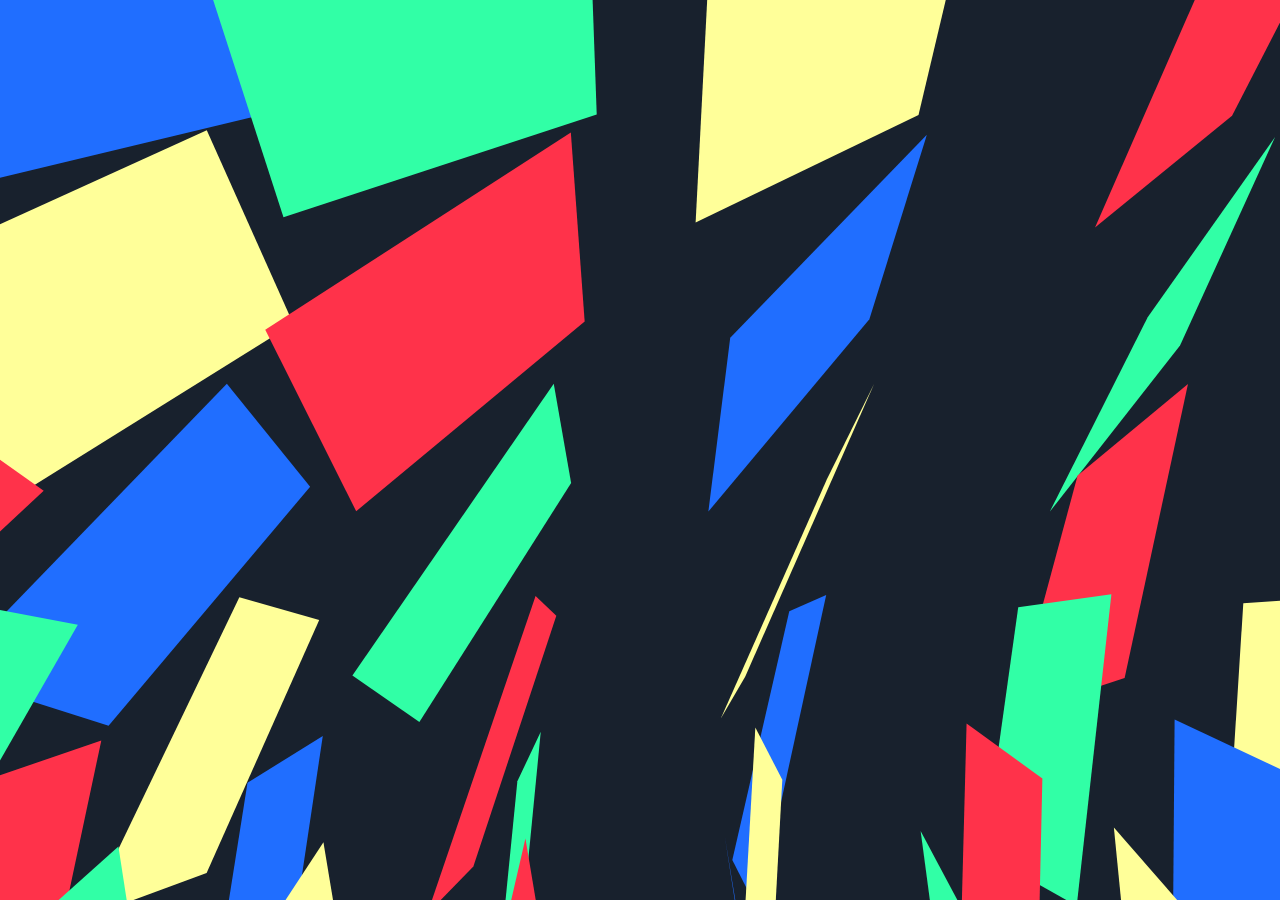
<file: www/lib/animejs/examples/3d-transforms.html>
<!DOCTYPE html>
<html>
<head>
  <title>anime.js</title>
  <meta charset="utf-8">
  <link rel="icon" type="image/png" href="img/favicon.png" />
  <link rel="apple-touch-icon" href="img/apple-touch-icon.png" />
  <link href="css/styles.css" rel="stylesheet">
</head>
<style>

  .wrapper {
    overflow: hidden;
    position: absolute;
    left: 0;
    top: 0;
    display: flex;
    justify-content: center;
    align-items: center;
    flex-wrap: wrap;
    perspective: 800px;
    transform-style: preserve-3d;
    perspective-origin: 50% 50%;
    width: 100%;
    height: 100%;
  }

  div {
    width: 10vw;
    height: 10vh;
  }

</style>

<body>
  <section class="wrapper"></section>
  <script src="../anime.js"></script>
  <script>

    var wrapperEl = document.querySelector('.wrapper');
    var numberOfThings = 25;

    function createEl(className) {
      var el = document.createElement('div');
      el.classList.add(className);
      wrapperEl.appendChild(el);
    }

    for (var i = 0; i < numberOfThings; i++) {
      createEl('red');
      createEl('blue');
      createEl('green');
      createEl('yellow');
    }

    anime({
      targets: 'div',
      translateZ: 720,
      rotateX: 180,
      rotateY: 180,
      delay: function(el, i) {
        return i * 5;
      },
      loop: true,
      direction: 'alternate',
      easing: 'easeOutQuad',
    });

  </script>
</body>
</html>
</file>
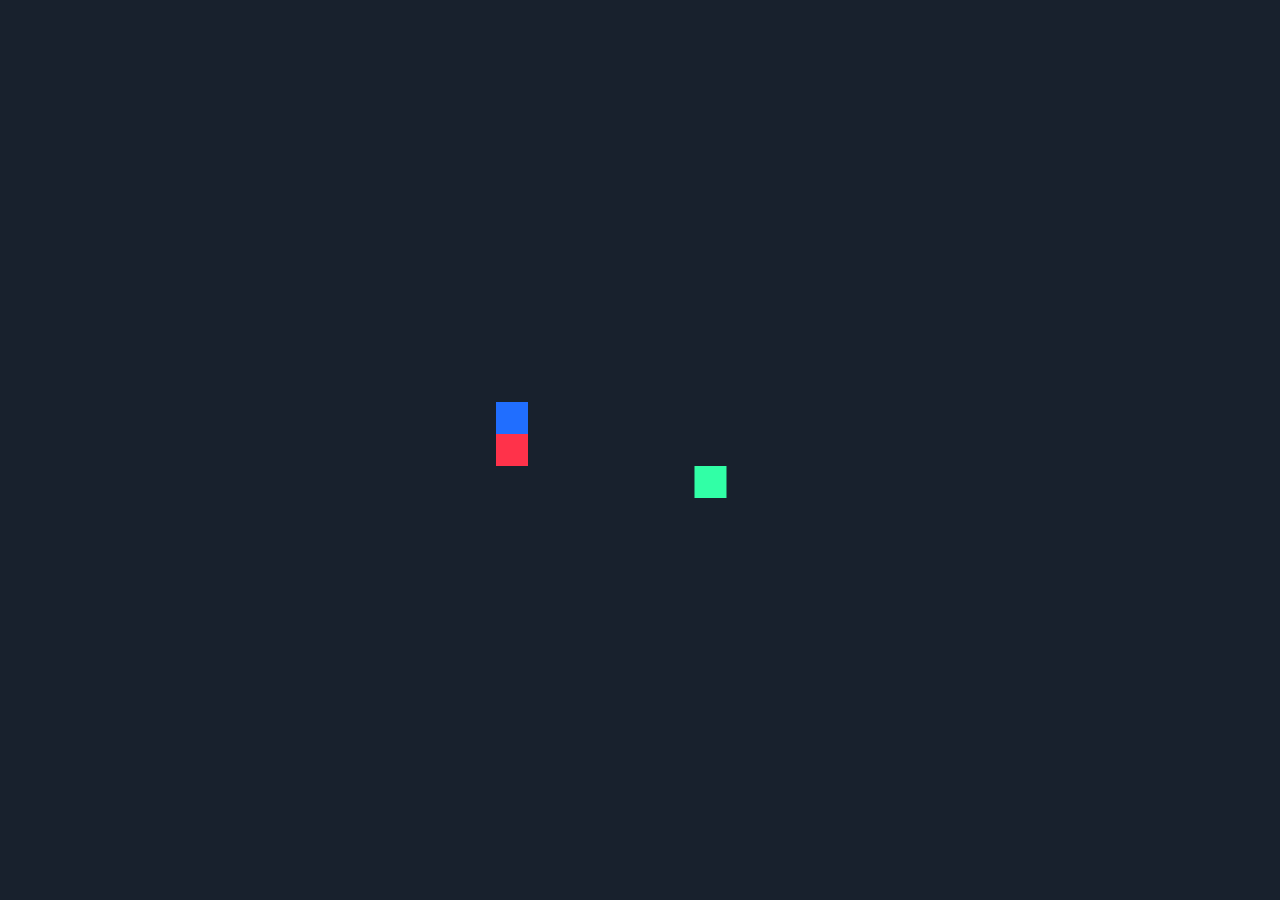
<file: www/lib/animejs/examples/callbacks.html>
<!DOCTYPE html>
<html>
<head>
  <title>anime.js</title>
  <meta charset="utf-8">
  <link rel="icon" type="image/png" href="img/favicon.png" />
  <link rel="apple-touch-icon" href="img/apple-touch-icon.png" />
  <link href="css/styles.css" rel="stylesheet">
</head>
<body>
  <section>
    <article>
      <div class="blue"></div>
      <div class="red"></div>
      <div class="green"></div>
    </article>
  </section>
  <script src="../anime.js"></script>
  <script>

  var blueAnimation = anime({
    targets: '.blue',
    translateX: 200,
    direction: 'alternate',
    autoplay: false
  });

  var redAnimation = anime({
    targets: '.red',
    translateX: 200,
    direction: 'alternate',
    autoplay: false
  });

  var greenAnimation = anime({
    targets: '.green',
    translateX: 200,
    direction: 'alternate',
    autoplay: false
  });

  blueAnimation.settings.complete = function() {
    greenAnimation.restart();
  }

  redAnimation.settings.complete = function() {
    blueAnimation.restart();
  }

  greenAnimation.settings.complete = function() {
    redAnimation.restart();
  }

  greenAnimation.play();

  </script>
</body>
</html>
</file>
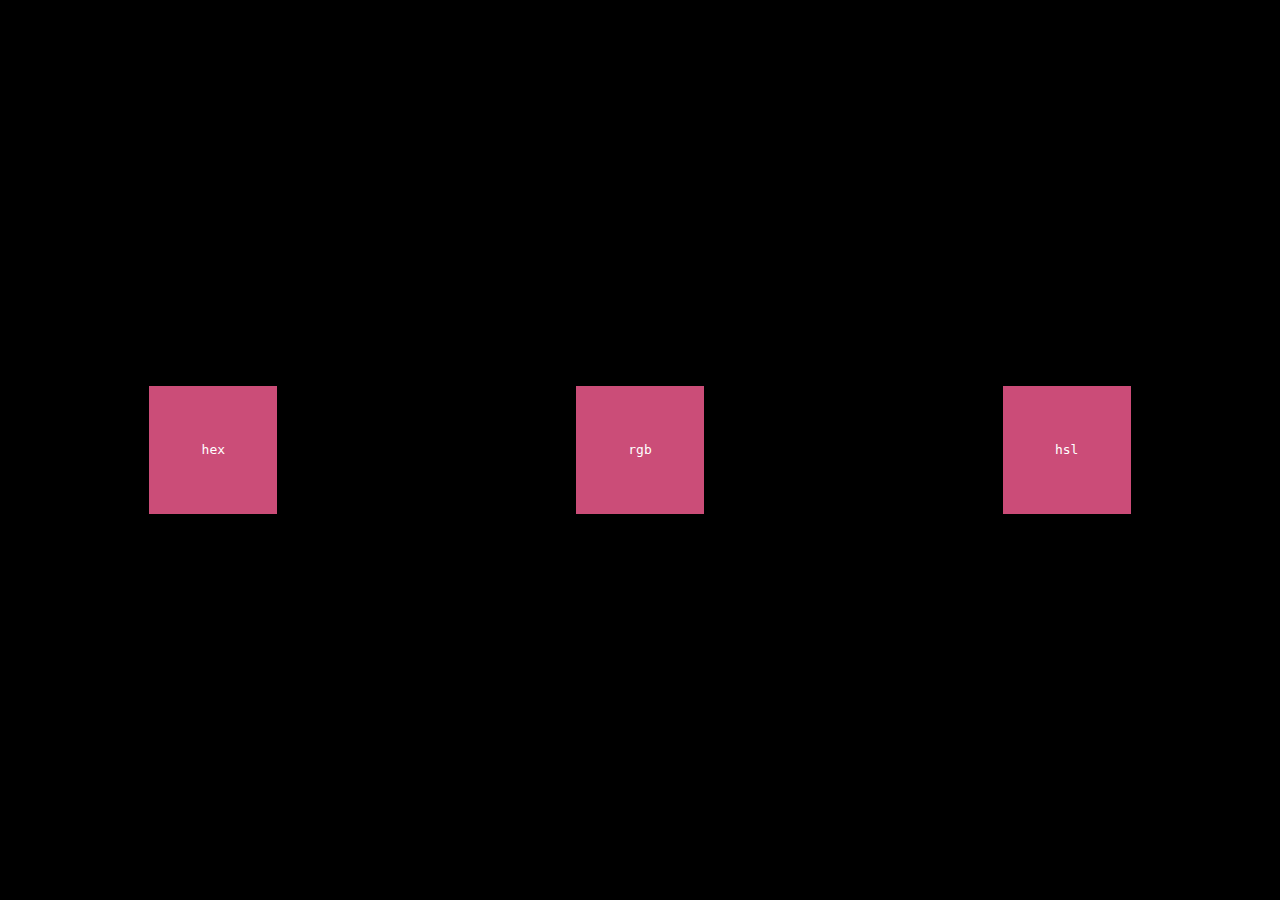
<file: www/lib/animejs/examples/colors.html>
<!DOCTYPE html>
<html>
<head>
  <title>anime.js</title>
  <meta charset="utf-8">
  <link rel="icon" type="image/png" href="img/favicon.png" />
  <link rel="apple-touch-icon" href="img/apple-touch-icon.png" />
</head>
<style>

  * {
    margin: 0;
    padding: 0;
  }

  body {
    background-color: black;
    font-family: monospace;
  }

  section {
    position: absolute;
    width: 100%;
    height: 100%;
    display: flex;
    justify-content: center;
  }

  div {
    width: 10vw;
    height: 10vw;
    margin: auto;
    color: white;
    line-height: 10vw;
    text-align: center;
    background-color: #FF324A;
  }

</style>
</head>
<body>
  <section>
    <div class="hex">hex</div>
    <div class="rgb">rgb</div>
    <div class="hsl">hsl</div>
  </section>
  <script src="../anime.js"></script>
  <script>
    var hex = anime({
      targets: '.hex',
      backgroundColor: '#319BFF',
      duration: 5000,
      loop: true,
      direction: 'alternate',
      easing: 'easeOutQuad'
    });
    var rgb = anime({
      targets: '.rgb',
      backgroundColor: 'rgb(49,155,255)',
      duration: 5000,
      loop: true,
      direction: 'alternate',
      easing: 'easeOutQuad'
    });
    var hsl = anime({
      targets: '.hsl',
      backgroundColor: 'hsl(210,100%,60%)',
      duration: 5000,
      loop: true,
      direction: 'alternate',
      easing: 'easeOutQuad'
    });
  </script>
</body>
</html>
</file>
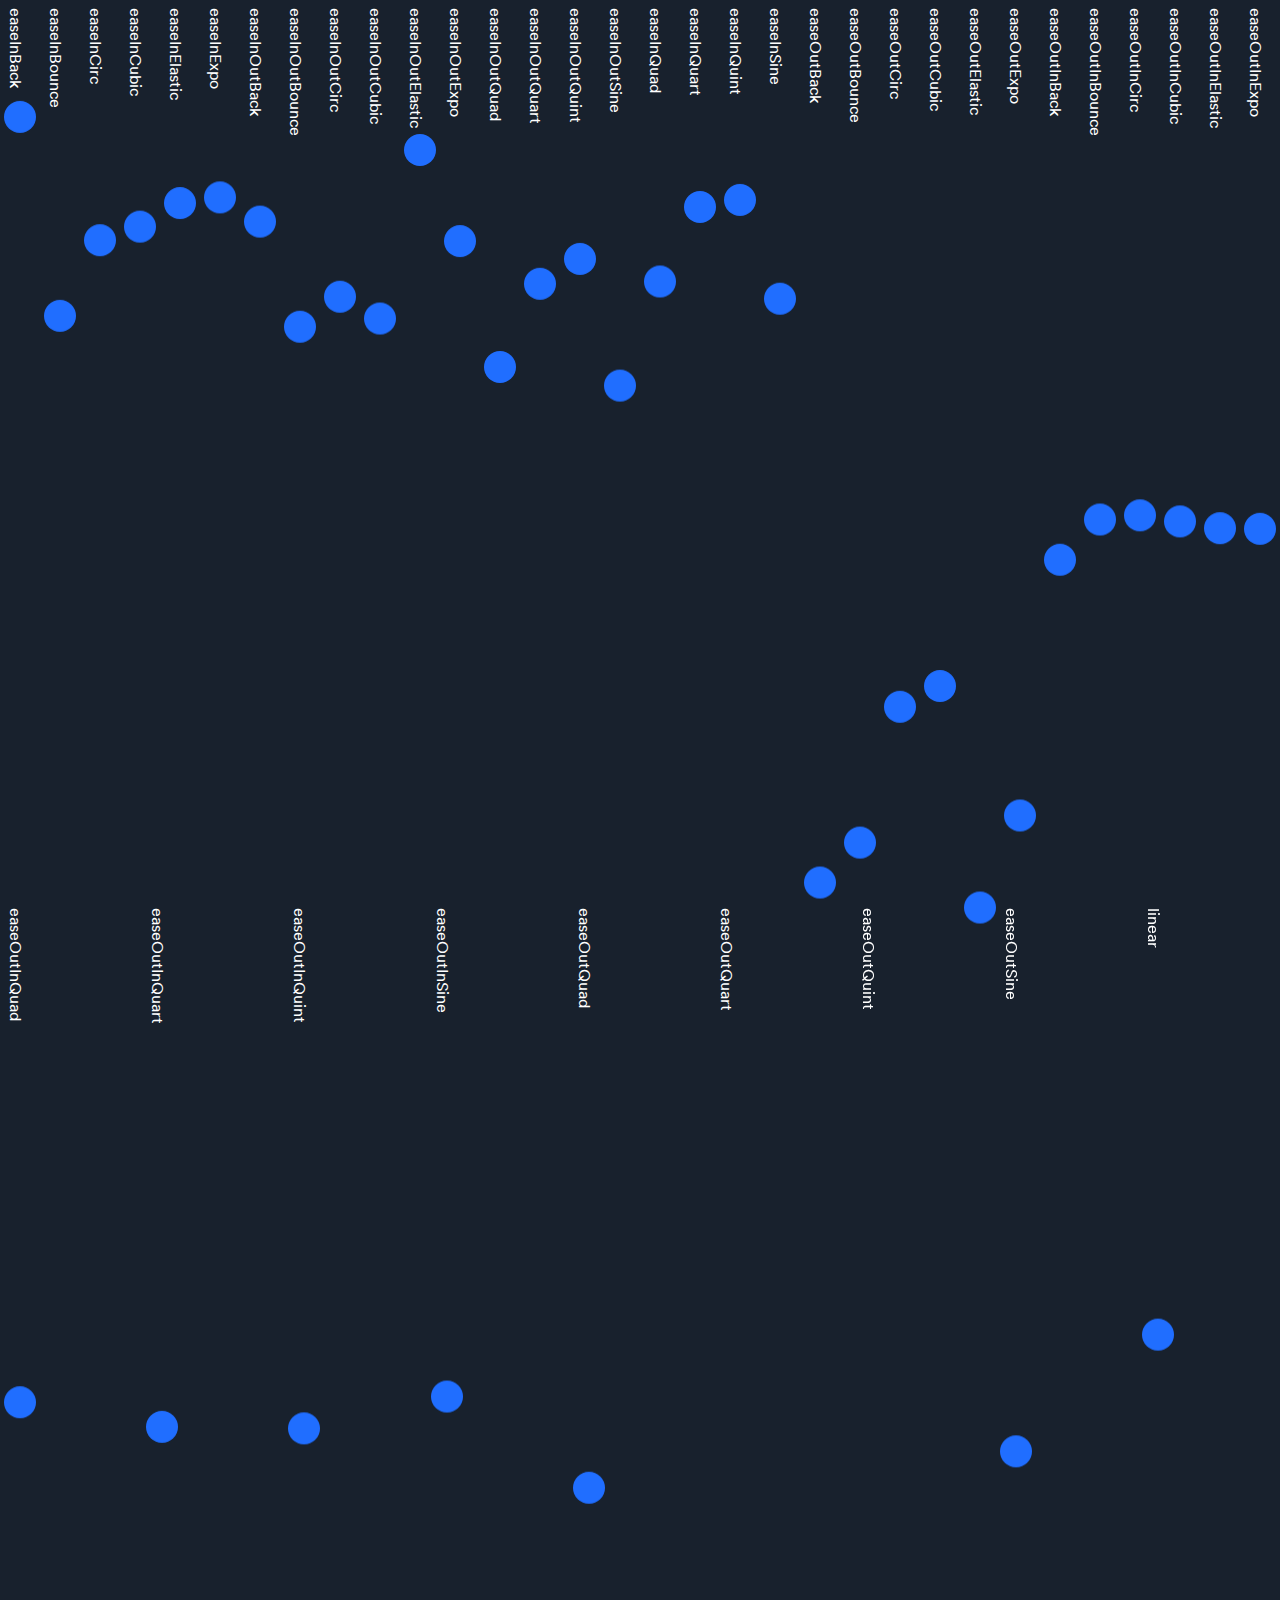
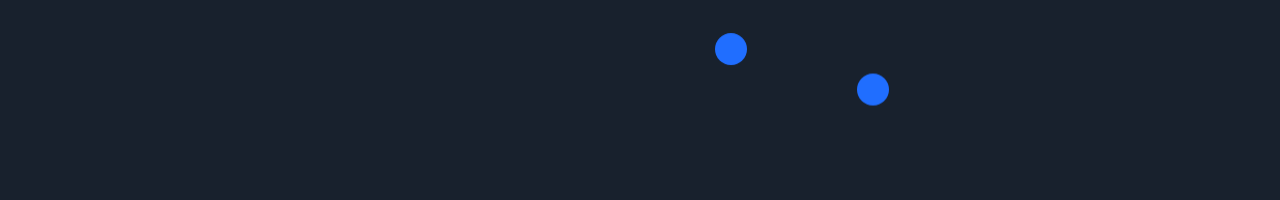
<file: www/lib/animejs/examples/easings.html>
<!DOCTYPE html>
<html>
<head>
  <title>anime.js</title>
  <meta charset="utf-8">
  <link rel="icon" type="image/png" href="img/favicon.png" />
  <link rel="apple-touch-icon" href="img/apple-touch-icon.png" />
  <link href="css/styles.css" rel="stylesheet">
  <style>
    section {
      display: flex;
    }
    .easing {
      flex: 1;
      position: relative;
      width: auto;
      height: 100%;
      padding: 20vh 4px 4px 4px;
    }
    .easing div {
      width: 2rem;
      height: 2rem;
      border-radius: 50%;
    }
    .easing p {
      transform: rotate(90deg) translateY(-100%);
      transform-origin: 0 50%;
      position: absolute;
      top: 0;
      left: 0;
    }
  </style>
</head>
<body>
  <script src="../anime.js"></script>
  <script>

  var sectionEl = document.querySelector('section');
  var easingList = Object.keys(anime.easings).sort(function(a, b) {
    return (a < b) ? -1 : (a > b) ? 1 : 0;
  });

  function createEaseEl(easeName) {
    var el = document.createElement('div');
    var ballEl = document.createElement('div');
    var textEl = document.createElement('p');
    el.classList.add(easeName);
    el.classList.add('easing');
    ballEl.classList.add('blue');
    textEl.innerHTML = easeName;
    el.appendChild(ballEl);
    el.appendChild(textEl);
    document.body.appendChild(el);
    anime({
      targets: ballEl,
      translateY: '74vh',
      loop: true,
      direction: 'alternate',
      duration: 2000,
      easing: easeName
    });
  }

  easingList.forEach(createEaseEl);

  </script>
</body>
</html>
</file>
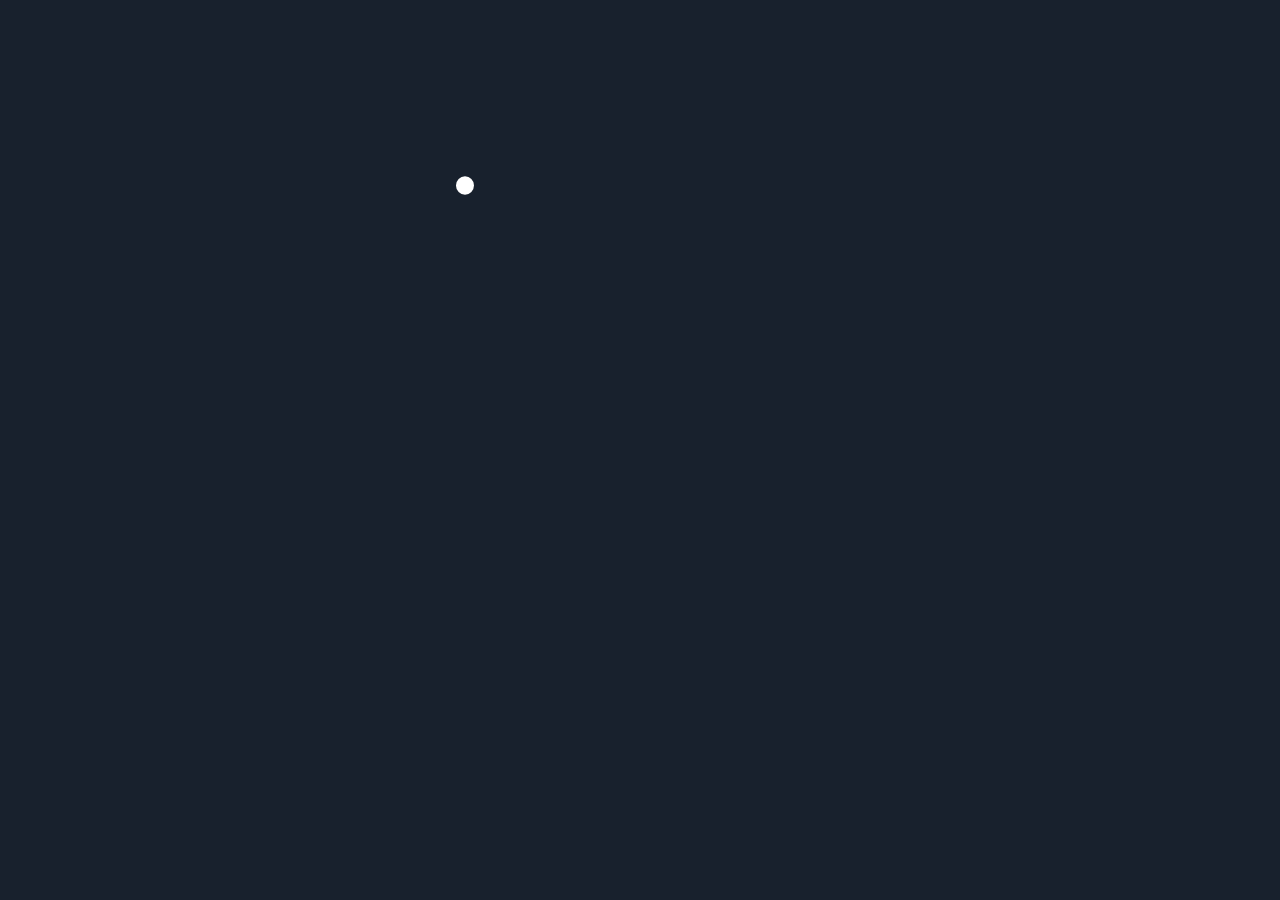
<file: www/lib/animejs/examples/logo-animation.html>
<!DOCTYPE html>
<html>
<head>
  <title>anime.js</title>
  <meta charset="utf-8">
  <link rel="icon" type="image/png" href="img/favicon.png" />
  <link rel="apple-touch-icon" href="img/apple-touch-icon.png" />
  <link href="css/styles.css" rel="stylesheet">
</head>
<style>

  :root { font-size: 14px; }
  @media (min-width: 350px) { :root { font-size: 16px; } }
  @media (min-width: 640px) { :root { font-size: 18px; } }
  @media (min-width: 1440px) { :root { font-size: 20px; } }

  section {
    position: relative;
    z-index: 1;
    width: 18.5rem;
  }

  .description {
    line-height: 1.25rem;
  }

  .links {
    line-height: 1.125rem;
  }

  .description,
  .links {
    opacity: 0;
    margin-bottom: 1.25rem;
  }

  .links {
    display: flex;
    justify-content: space-between;
    width: 100%;
    height: auto;
  }

  .link {
    display: flex;
    align-items: center;
    justify-content: center;
    flex-direction: column;
    width: 8.75rem;
    height: 3.5rem;
    border: 1px solid #3A5685;
    border-radius: 2px;
    color: white;
    text-decoration: none;
    text-align: center;
    transition: border-color .100s ease, background-color .100s ease;
  }

  .link:hover {
    border-color: #647899;
    background: rgba(255,255,255,.06);
  }

  .link.primary {
    border: none;
    background-image: linear-gradient(-180deg, #2796F8 0%, #206EFF 100%);
  }

  .link.primary:hover {
    border: none;
    background: linear-gradient(-180deg, #4DA7F7 0%, #3577F3 100%);
  }

  .small {
    font-size: .75rem;
  }

  /* Logo */

  .logo {
    opacity: 0;
    position: relative;
    margin-left: -3.5rem;
    margin-top: -8rem;
    margin-bottom: .75rem;
    font-size: 8px;
  }

  body.ready .logo {
    opacity: 1;
  }

  body:not(.iOS) #lines * {
    mix-blend-mode: lighten;
  }

  #fills * {
    opacity: 0;
    mix-blend-mode: lighten;
  }

  #line-i-1 {
    transform-origin: 30em 8em;
  }

  .fireworks {
    position: absolute;
    top: 0;
    left: 0;
    width: 100%;
    height: 100%;
    cursor: pointer;
  }

  footer {
    opacity: 0;
    color: #96A9C3;
  }

  footer a {
    color: #96A9C3;
    text-decoration: none;
  }

  footer a:hover {
    color: #FFF;
    text-decoration: underline;
  }

</style>
<body>
  <canvas class="fireworks"></canvas>
  <section>
    <svg class="logo" width="25rem" height="12rem" viewBox="0 0 800 384">
      <defs>
        <radialGradient cx="50%" cy="0%" fx="50%" fy="0%" r="50%" id="radialGradient-1">
          <stop stop-color="#329FFF" offset="0%"></stop>
          <stop stop-color="#206EFF" offset="100%"></stop>
        </radialGradient>
        <radialGradient cx="50%" cy="0%" fx="50%" fy="0%" r="50%" id="radialGradient-2">
          <stop stop-color="#FF7894" offset="0%"></stop>
          <stop stop-color="#FF324A" offset="100%"></stop>
        </radialGradient>
        <radialGradient cx="50%" cy="0%" fx="50%" fy="0%" r="100%" id="radialGradient-3">
          <stop stop-color="#FF7894" offset="0%"></stop>
          <stop stop-color="#FF324A" offset="100%"></stop>
        </radialGradient>
        <radialGradient cx="50%" cy="0%" fx="50%" fy="0%" r="100%" id="radialGradient-4">
          <stop stop-color="#359FFC" offset="0%"></stop>
          <stop stop-color="#206EFF" offset="100%"></stop>
        </radialGradient>
        <radialGradient cx="50%" cy="0%" fx="50%" fy="0%" r="50%" id="radialGradient-5">
          <stop stop-color="#5FFFD2" offset="0%"></stop>
          <stop stop-color="#31FFA6" offset="100%"></stop>
        </radialGradient>
      </defs>
      <g stroke="none" stroke-width="1" fill="none" fill-rule="evenodd">
        <rect id="dot-js" fill="#FFFFFF" x="80" y="352" width="32" height="32" rx="16"></rect>
        <g id="lines" transform="translate(128.000000, 256.000000)">
          <path d="M531.599976,119.042822 C531.872599,121.442657 532.736164,123.612749 534.213875,124.965578 C535.547208,126.186231 537.324986,127 539.587612,127 C542.133067,127 544.032057,126.104854 545.36539,124.680759 C546.739127,123.175287 547.506804,120.978112 547.506804,118.374052 L547.506804,97" id="line-s" stroke="#FDFDFD" stroke-linecap="square"></path>
          <path d="M576.512399,105.204082 C576.353483,103.122449 575.558903,101.612245 574.367034,100.183673 C572.777876,98.2653061 569.758474,97 566.739073,97 C564.116961,97 561.534578,97.8979592 559.786504,99.5306122 C558.356261,100.877551 557.323308,102.591837 557.323308,105 C557.323308,108.410588 560.43582,110.318694 563,110.738061 C566,111.228706 568.5,111.228706 572,112.209996 C574.445972,112.89577 577.108333,115.626631 577.108333,118.632653 C577.108333,121.163265 576.194567,122.836735 574.883511,124.183673 C572.976521,126.102041 570.155764,127 566.897989,127 C563.679942,127 560.898915,125.938776 559.031653,123.897959 C557.641139,122.387755 556.687644,120.346939 556.488999,118.142857" id="line-j" stroke="#FDFDFD"></path>
          <path d="M48,112 C21.490332,112 0,90.509668 0,64 C0,37.490332 21.490332,16 48,16 C74.509668,16 96,37.490332 96,64 L96,128" id="line-a" stroke="#206EFF" stroke-width="32"></path>
          <path d="M96,0 L96,128 L96,64 C96,37.490332 117.490332,16 144,16 C170.509668,16 192,37.490332 192,64 L192,128" id="line-n-1" stroke="#FF324A" stroke-width="32"></path>
          <path d="M224,0 L224,128 L224,64 C224,37.490332 245.490332,16 272,16 C298.509668,16 320,37.490332 320,64 L320,128" id="line-m-1" stroke="#206EFF" stroke-width="32"></path>
          <path d="M320,128 L320,64 C320,37.490332 341.490332,16 368,16 C394.509668,16 416,37.490332 416,64 L416,128" id="line-m-2" stroke="#FF324A" stroke-width="32"></path>
          <path d="M192,48 L192,64 C192,90.509668 213.490332,112 240,112" id="line-i-1" stroke="#31FFA6" stroke-width="32"></path>
          <path d="M464,80 L512,80 L512,64 C512,37.490332 490.509668,16 464,16 C437.490332,16 416,37.490332 416,64 C416,90.509668 437.490332,112 464,112" id="line-e" stroke="#31FFA6" stroke-width="32"></path>
        </g>
        <g id="fills" transform="translate(112.000000, 256.000000)">
          <path d="M64,32 C46.326888,32 32,46.326888 32,64 C32,81.673112 46.326888,96 64,96 L64,128 C28.653776,128 0,99.346224 0,64 C0,28.653776 28.653776,0 64,0 C99.346224,0 128,28.653776 128,64 L128,128 L96,128 L96,64 C96,46.326888 81.673112,32 64,32 Z" id="fill-a" fill="url(#radialGradient-1)"></path>
          <path d="M192,64 C192,46.326888 177.673112,32 160,32 C142.326888,32 128,46.326888 128,64 L128,128 L96,128 L96,64 C96,28.653776 124.653776,0 160,0 C195.346224,0 224,28.653776 224,64 L224,128 L192,128 L192,64" id="fill-n-2" fill="url(#radialGradient-2)"></path>
          <rect id="fill-n-1" fill="url(#radialGradient-3)" x="96" y="0" width="32" height="128"></rect>
          <path d="M256,64 C256,46.326888 270.326888,32 288,32 C305.673112,32 320,46.326888 320,64 L320,128 L352,128 L352,64 C352,28.653776 323.346224,0 288,0 C252.653776,0 224,28.653776 224,64 L256,64 L256,64 Z" id="fill-m-2" fill="url(#radialGradient-1)"></path>
          <rect id="fill-m-1" fill="url(#radialGradient-4)" x="224" y="0" width="32" height="128"></rect>
          <path d="M416,64 C416,46.326888 401.673112,32 384,32 C366.326888,32 352,46.326888 352,64 L352,128 L320,128 L320,64 C320,28.653776 348.653776,0 384,0 C419.346224,0 448,28.653776 448,64 L448,128 L416,128 L416,64" id="fill-m-3" fill="url(#radialGradient-2)"></path>
          <path d="M224,64 C224,81.673112 238.326888,96 256,96 L256,128 C220.653776,128 192,99.346224 192,64 L192,48 L192,48 L224,48 L224,64" id="fill-i-1" fill="url(#radialGradient-5)"></path>
          <circle id="dot-i" fill="url(#radialGradient-5)" cx="208" cy="16" r="16"></circle>
          <path d="M512,64 C512,46.326888 497.673112,32 480,32 L480,32 C462.326888,32 448,46.326888 448,64 C448,81.673112 462.326888,96 480,96 L480,128 C444.653776,128 416,99.346224 416,64 C416,28.653776 444.653776,0 480,0 C515.346224,0 544,28.653776 544,64 L544,96 L512,96 L480,96 L480,64 L512,64" id="fill-e-1" fill="url(#radialGradient-5)"></path>
        </g>
      </g>
    </svg>
    <p class="description">
      Anime (/ˈæn.ə.meɪ/) is a flexible yet lightweight JavaScript animation library.<br>
      It works with CSS, Individual Transforms, SVG, DOM attributes and JS Objects.
    </p>
    <div class="links">
      <a class="link" target="_blank" href="http://codepen.io/collection/XLebem/">
        <span class="small">Examples on</span>
        <span>CodePen</span>
      </a>
      <a class="primary link" target="_blank" href="https://github.com/juliangarnier/anime">
        <span class="small">Documentation on</span>
        <span>GitHub</span>
      </a>
    </div>
    <footer>© 2016 <a href="http://juliangarnier.com" target="_blank">Julian Garnier</a></footer>
  </section>
  <script>
    (function(i,s,o,g,r,a,m){i['GoogleAnalyticsObject']=r;i[r]=i[r]||function(){
      (i[r].q=i[r].q||[]).push(arguments)},i[r].l=1*new Date();a=s.createElement(o),
      m=s.getElementsByTagName(o)[0];a.async=1;a.src=g;m.parentNode.insertBefore(a,m)
    })(window,document,'script','https://www.google-analytics.com/analytics.js','ga');
    ga('create', 'UA-79927007-1', 'auto');
    ga('send', 'pageview');
  </script>
  <script src="../anime.js"></script>
  <script>
    var iOS = !!navigator.platform && /iPad|iPhone|iPod/.test(navigator.platform);
    var ff = navigator.userAgent.indexOf('Firefox') > 0;
    var tap = ('ontouchstart' in window || navigator.msMaxTouchPoints) ? 'touchstart' : 'mousedown';
    if (iOS) document.body.classList.add('iOS');

    var fireworks = (function() {

      var getFontSize = function() {
        return parseFloat(getComputedStyle(document.documentElement).fontSize);
      }

      var canvas = document.querySelector('.fireworks');
      var ctx = canvas.getContext('2d');
      var numberOfParticules = 24;
      var distance = 200;
      var x = 0;
      var y = 0;
      var animations = [];

      var setCanvasSize = function() {
        canvas.width = window.innerWidth;
        canvas.height = window.innerHeight;
      }

      var updateCoords = function(e) {
        x = e.clientX || e.touches[0].clientX;
        y = e.clientY || e.touches[0].clientY;
      }

      var colors = ['#FF324A', '#31FFA6', '#206EFF', '#FFFF99'];

      var createCircle = function(x,y) {
        var p = {};
        p.x = x;
        p.y = y;
        p.color = colors[anime.random(0, colors.length - 1)];
        p.color = '#FFF';
        p.radius = 0;
        p.alpha = 1;
        p.lineWidth = 6;
        p.draw = function() {
          ctx.globalAlpha = p.alpha;
          ctx.beginPath();
          ctx.arc(p.x, p.y, p.radius, 0, 2 * Math.PI, true);
          ctx.lineWidth = p.lineWidth;
          ctx.strokeStyle = p.color;
          ctx.stroke();
          ctx.globalAlpha = 1;
        }
        return p;
      }

      var createParticule = function(x,y) {
        var p = {};
        p.x = x;
        p.y = y;
        p.color = colors[anime.random(0, colors.length - 1)];
        p.radius = anime.random(getFontSize(), getFontSize() * 2);
        p.draw = function() {
          ctx.beginPath();
          ctx.arc(p.x, p.y, p.radius, 0, 2 * Math.PI, true);
          ctx.fillStyle = p.color;
          ctx.fill();
        }
        return p;
      }

      var createParticles = function(x,y) {
        var particules = [];
        for (var i = 0; i < numberOfParticules; i++) {
          var p = createParticule(x, y);
          particules.push(p);
        }
        return particules;
      }

      var removeAnimation = function(animation) {
        var index = animations.indexOf(animation);
        if (index > -1) animations.splice(index, 1);
      }

      var animateParticules = function(x, y) {
        setCanvasSize();
        var particules = createParticles(x, y);
        var circle = createCircle(x, y);
        var particulesAnimation = anime({
          targets: particules,
          x: function(p) { return p.x + anime.random(-distance, distance); },
          y: function(p) { return p.y + anime.random(-distance, distance); },
          radius: 0,
          duration: function() { return anime.random(1200, 1800); },
          easing: 'easeOutExpo',
          complete: removeAnimation
        });
        var circleAnimation = anime({
          targets: circle,
          radius: function() { return anime.random(getFontSize() * 8.75, getFontSize() * 11.25); },
          lineWidth: 0,
          alpha: {
            value: 0,
            easing: 'linear',
            duration: function() { return anime.random(400, 600); }
          },
          duration: function() { return anime.random(1200, 1800); },
          easing: 'easeOutExpo',
          complete: removeAnimation
        });
        animations.push(particulesAnimation);
        animations.push(circleAnimation);
      }

      var mainLoop = anime({
        duration: Infinity,
        update: function() {
          ctx.clearRect(0, 0, canvas.width, canvas.height);
          animations.forEach(function(anim) {
            anim.animatables.forEach(function(animatable) {
              animatable.target.draw();
            });
          });
        }
      });

      document.addEventListener(tap, function(e) {
        updateCoords(e);
        animateParticules(x, y);
        ga('send', 'event', 'Fireworks', 'Click');
      }, false);

      window.addEventListener('resize', setCanvasSize, false);

      return {
        boom: animateParticules
      }

    })();

    var logoAnimation = function() {

      document.body.classList.add('ready');

      var setDashoffset = function(el) {
        var l = el.getTotalLength();
        el.setAttribute('stroke-dasharray', l);
        return [l,0];
      }

      var letters = anime({
        targets: '#lines path',
        strokeDashoffset: {
          value: setDashoffset,
          duration: 700,
          easing: 'easeOutQuad'
        },
        transform: ['translate(0 128)', 'translate(0 0)'],
        delay: function(el, i) {
          return 750 + (i * 120)
        },
        duration: 1400
      });

      var dotJSRoll = anime({
        targets: '#dot-js',
        transform: ['translate(0 0)', 'translate(544 0)'],
        delay: letters.duration - 800,
        duration: 800,
        elasticity: 300
      });

      var dotJSDown = anime({
        targets: '#dot-js',
        transform: ['translate(0 -304)', 'translate(0 0)'],
        duration: 500,
        elasticity: 600,
        autoplay: false
      });

      var dotJSUp = anime({
        targets: '#dot-js',
        transform: ['translate(0 0) scale(1 3)', 'translate(0 -352) scale(1 1)'],
        duration: 800,
        easing: 'easeOutCirc',
        complete: dotJSDown.play
      });

      var boom = anime({
        duration: 880,
        complete: function(a) {
          var dot = dotJSDown.animatables[0].target.getBoundingClientRect();
          var pos = {x: dot.left + (dot.width / 2), y: dot.top + (dot.height / 2)}
          fireworks.boom(pos.x, pos.y);
        }
      });

      var letterI = anime({
        targets: '#line-i-1',
        strokeDashoffset: {
          value: setDashoffset,
          duration: 700,
          easing: 'easeOutQuad'
        },
        transform: function() {
          return ff ? ['rotate(360)', 'rotate(0)'] : ['rotate(360 240 64)', 'rotate(0 240 64)'];
        },
        duration: 2500,
        delay: letters.duration - 780
      });

      var dotI = anime({
        targets: '#dot-i',
        transform: ['translate(0 -352) scale(1 3)', 'translate(0 0) scale(1 1)'],
        opacity: {
          value: [0, 1],
          easing: 'linear',
          duration: 100
        },
        delay: letters.duration + 250
      });

      var JSletters = anime({
        targets: ['#line-j', '#line-s'],
        strokeDashoffset: setDashoffset,
        duration: 1400,
        delay: function(el, i) { return (letterI.duration - 1400) + (i * 60) },
        easing: 'easeInOutQuart'
      });

      var gradients = anime({
        targets: '#fills *:not(#dot-i)',
        opacity: [0, 1],
        delay: letterI.duration - 300,
        delay: function(el, i, l) {
          var mid = l/2;
          var index = (i - mid) > mid ? 0 : i;
          var delay = Math.abs(index - mid);
          return (letterI.duration - 1300) + (delay * 30);
        },
        duration: 500,
        easing: 'linear'
      });

      var showDescription = anime({
        targets: ['.logo', '.description', '.links', 'footer'],
        opacity: {
          value: 1,
          easing: 'linear',
          duration: 1000
        },
        translateY: ['1.5rem', '0rem'],
        delay: function(el, i, l) { return ((l - i) * 100) + (letterI.duration - 600); },
        duration: 2250,
        easing: 'easeOutExpo',
      });

    }

    window.onload = logoAnimation;

  </script>
</body>
</html>
</file>
<file: www/lib/animejs/examples/css/styles.css>
html,body,div,span,applet,object,iframe,h1,h2,h3,h4,h5,h6,p,blockquote,pre,a,abbr,acronym,address,big,cite,code,del,dfn,em,img,ins,kbd,q,s,samp,small,strike,strong,sub,sup,tt,var,b,u,i,center,dl,dt,dd,ol,ul,li,fieldset,form,label,legend,table,caption,tbody,tfoot,thead,tr,th,td,article,aside,canvas,details,embed,figure,figcaption,footer,header,hgroup,menu,nav,output,ruby,section,summary,time,mark,audio,video{border:0;font-size:100%;font:inherit;vertical-align:baseline;margin:0;padding:0}article,aside,details,figcaption,figure,footer,header,hgroup,menu,nav,section{display:block}body{line-height:1}ol,ul{list-style:none}blockquote,q{quotes:none}blockquote:before,blockquote:after,q:before,q:after{content:none}table{border-collapse:collapse;border-spacing:0}

@font-face {
  font-family: 'Circular';
  src: url('../fonts/Circular-Book.woff') format('woff');
  font-weight: normal;
}

@font-face {
	font-family: 'Circular';
	src: url('../fonts/Circular-Bold.woff') format('woff');
	font-weight: bold;
}

* {
  margin: 0;
  padding: 0;
  box-sizing: border-box;
}

html,
body {
	background: #18212D;
}

body {
  position: absolute;
  display: flex;
  align-items: center;
  justify-content: center;
  width: 100%;
  height: 100%;
  flex-wrap: wrap;
  color: white;
  font-family: 'Circular', sans-serif;
  -webkit-font-smoothing: antialiased;
}

section {
	min-width: 18rem;
}

div {
	width: 2rem;
	height: 2rem;
}

.red {
  background-color: #FF324A;
}

.green {
  background-color: #31FFA6;
}

.blue {
  background-color: #206EFF;
}

.yellow {
  background-color: #FFFF99;
}
</file>
